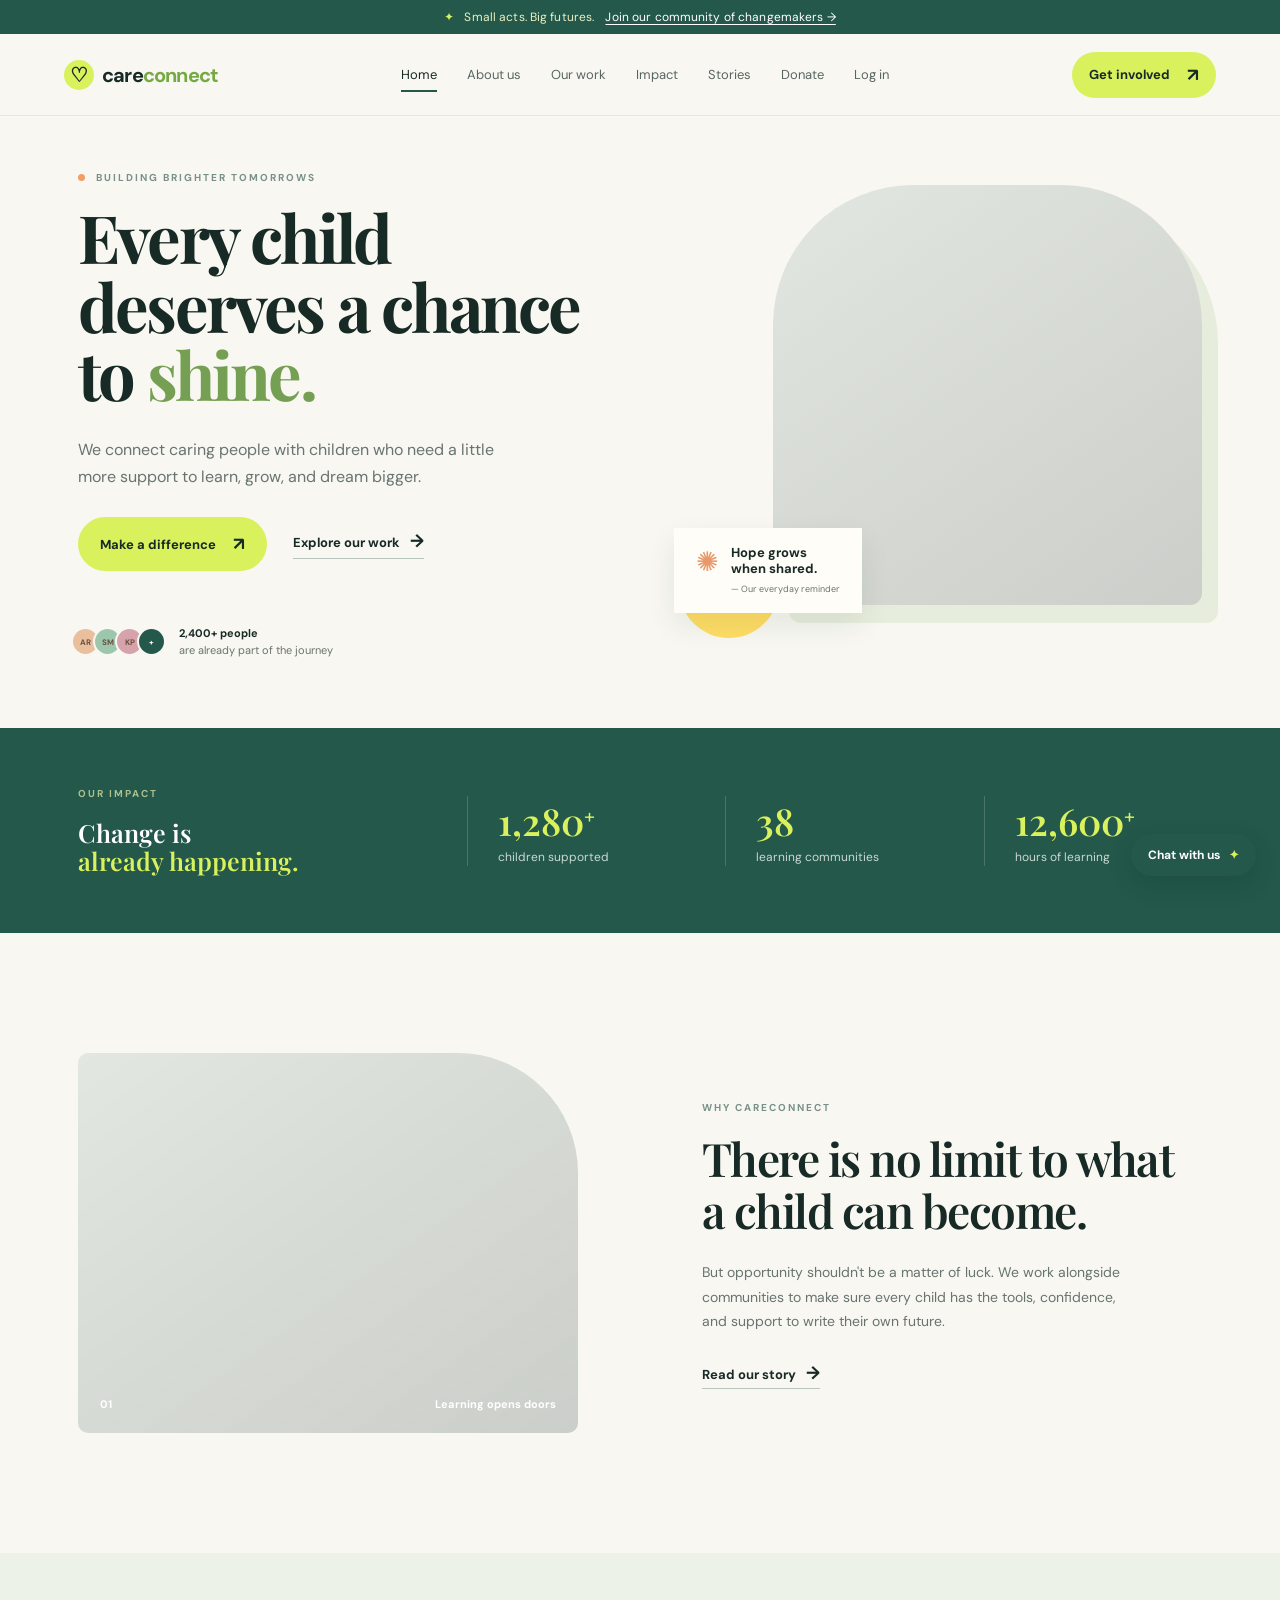
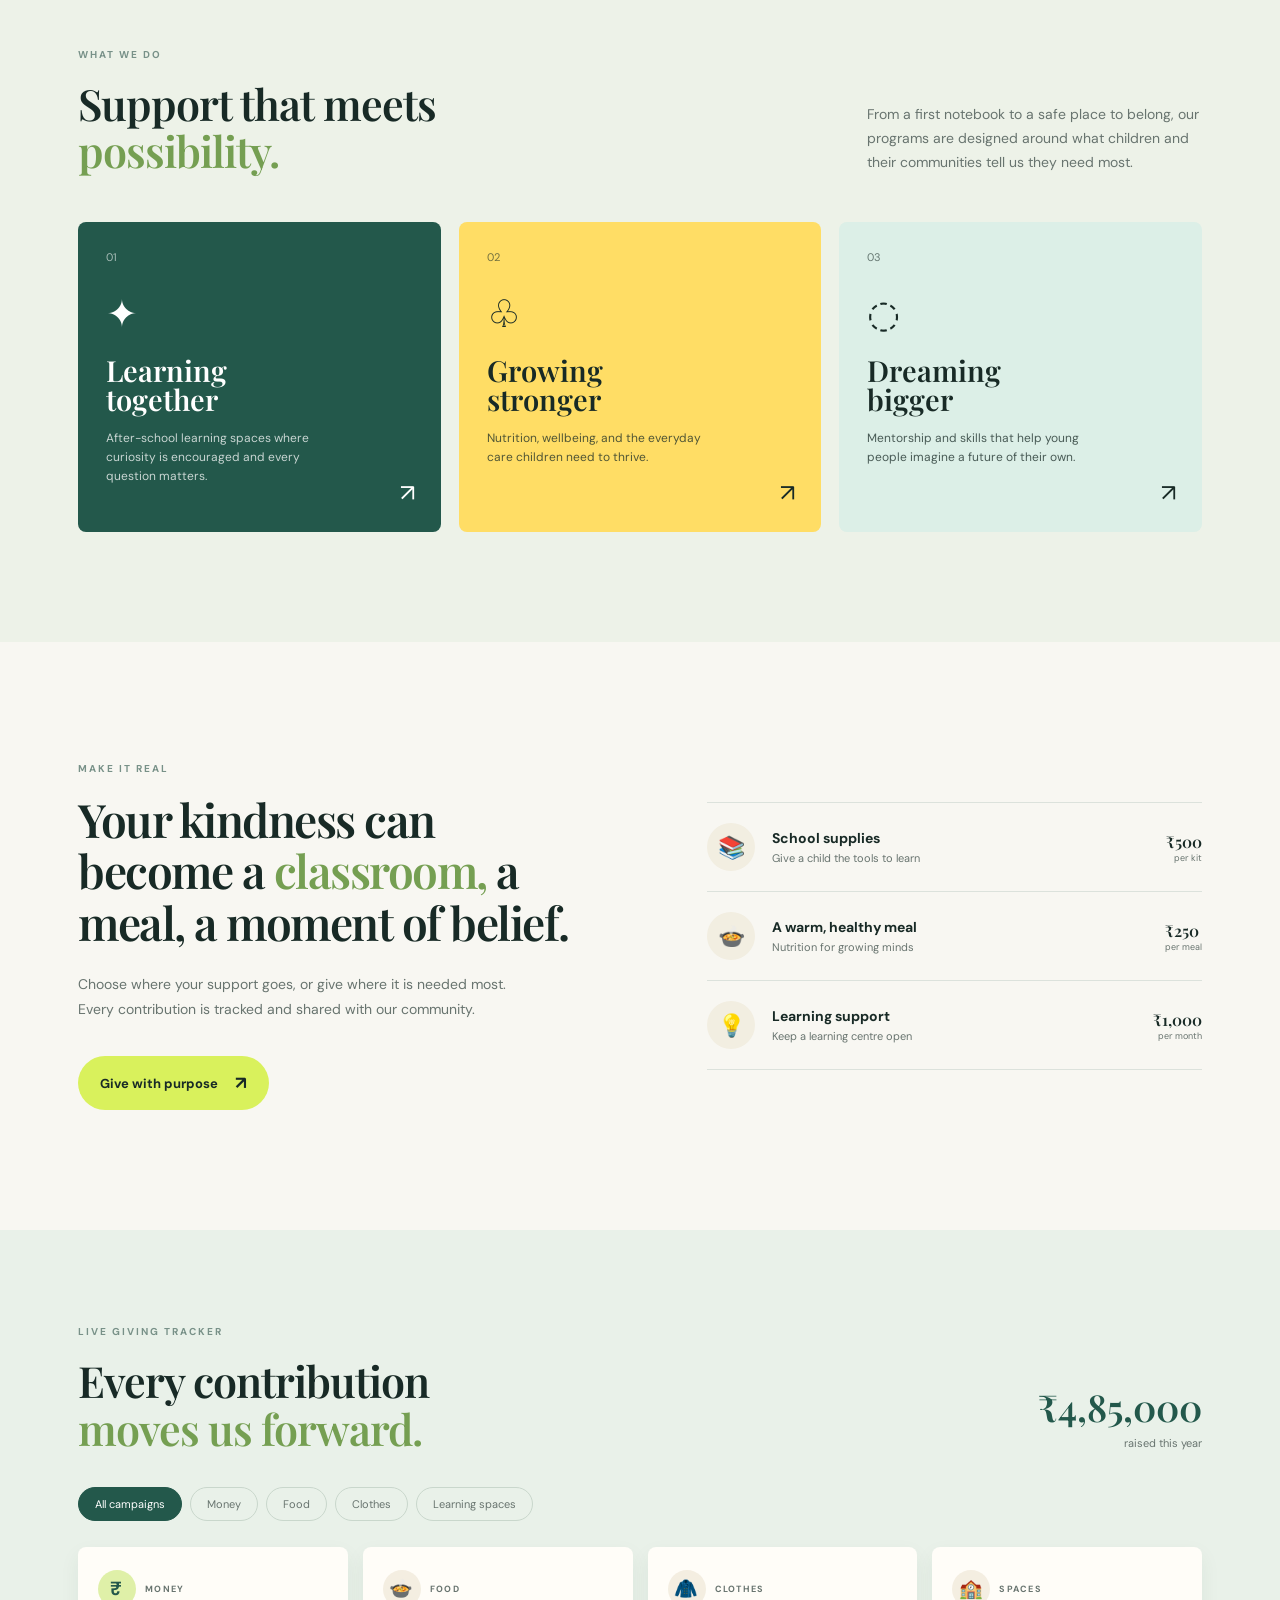
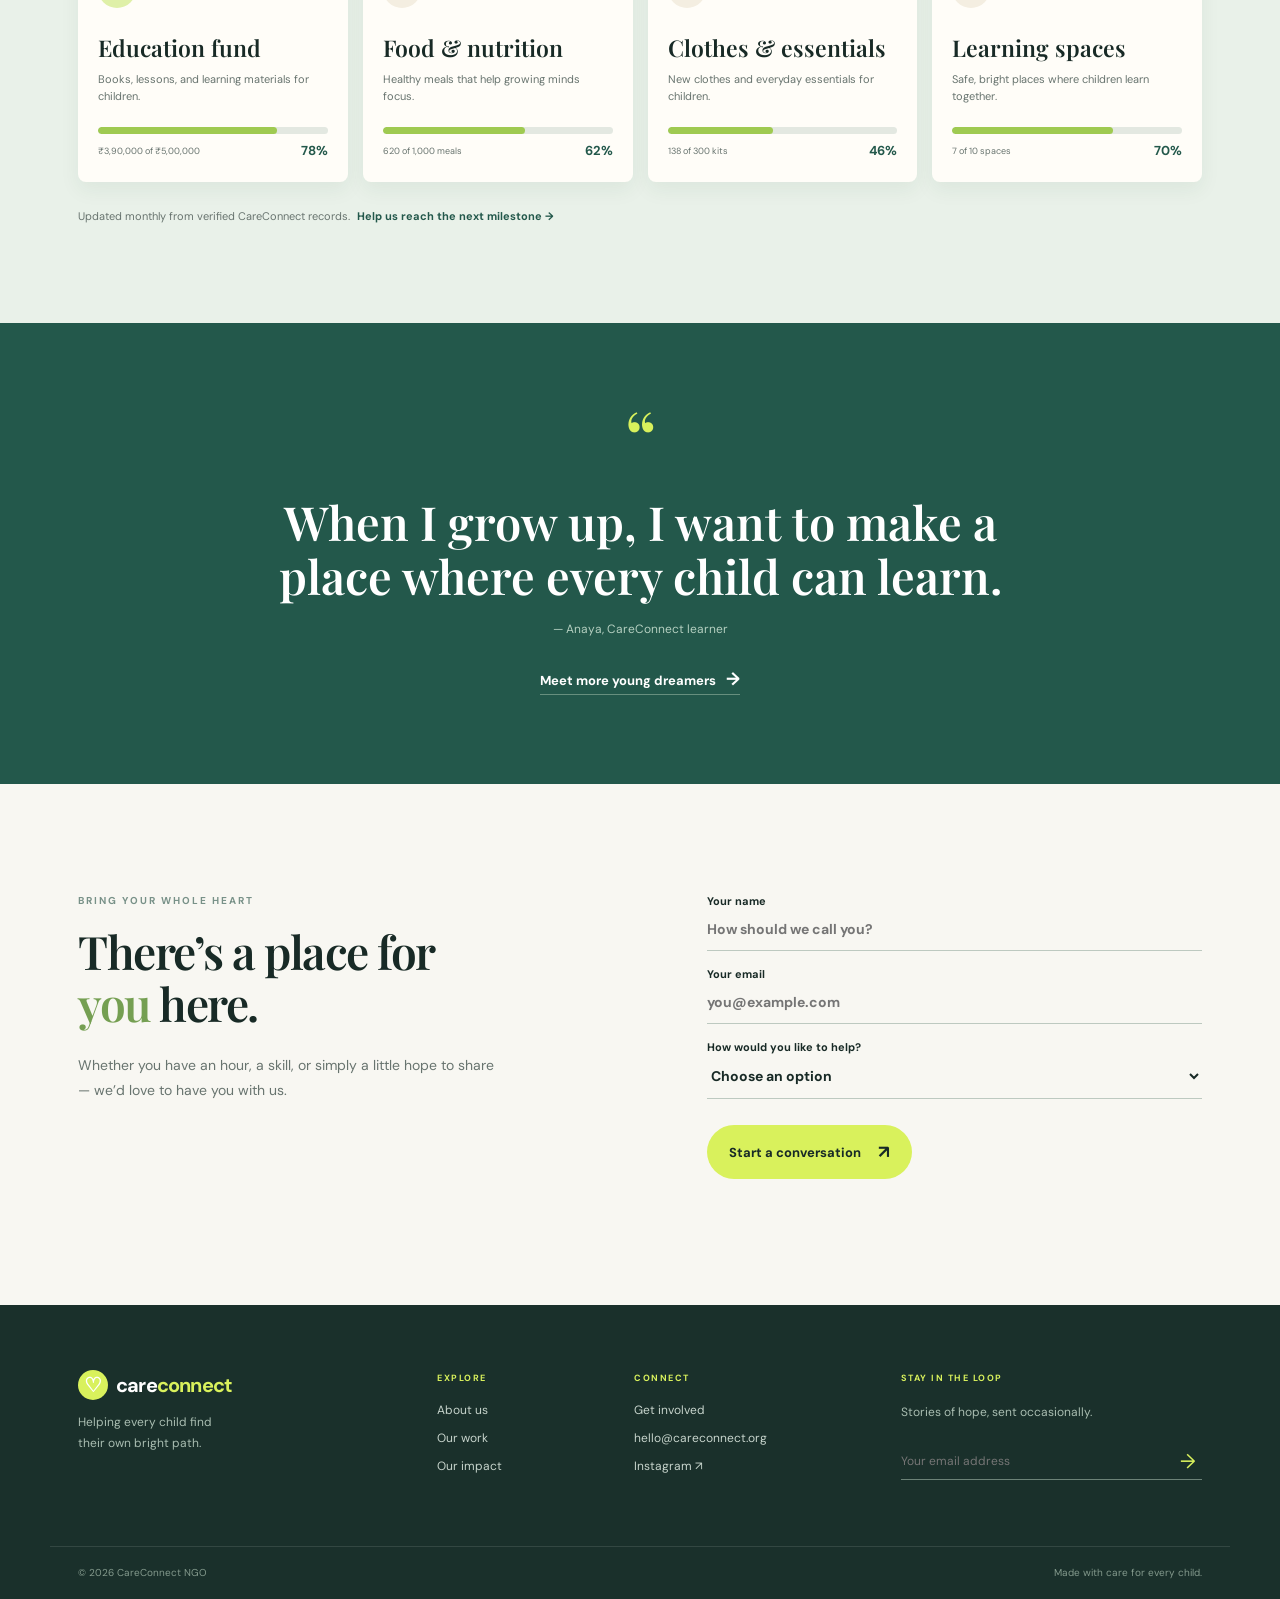
<file: index.html>
<!doctype html>
<html lang="en">
  <head>
    <meta charset="UTF-8" />
    <meta name="viewport" content="width=device-width, initial-scale=1.0" />
    <meta name="description" content="CareConnect helps every child learn, grow, and dream bigger." />
    <title>CareConnect NGO | Every child deserves a chance to shine</title>
    <link rel="preconnect" href="https://fonts.googleapis.com" />
    <link rel="preconnect" href="https://fonts.gstatic.com" crossorigin />
    <link href="https://fonts.googleapis.com/css2?family=DM+Sans:wght@400;500;600;700&family=Playfair+Display:wght@600;700&display=swap" rel="stylesheet" />
    <link rel="stylesheet" href="styles.css" />
  </head>
  <body>
    <div class="announcement"><span>✦</span> Small acts. Big futures. <a href="#get-involved">Join our community of changemakers →</a></div>
    <header class="site-header">
      <a class="brand" href="#home" aria-label="CareConnect home"><span class="brand-mark">♡</span><span>care<span>connect</span></span></a>
      <button class="menu-toggle" aria-label="Toggle navigation" aria-expanded="false">☰</button>
      <nav class="main-nav" aria-label="Primary navigation">
        <a class="active" href="#home">Home</a><a href="#about">About us</a><a href="#programs">Our work</a><a href="#impact">Impact</a><a href="#stories">Stories</a><a href="donation.html">Donate</a><a href="login.html">Log in</a>
      </nav>
      <a class="button button-small header-cta" href="#get-involved">Get involved <span>↗</span></a>
    </header>

    <main id="home">
      <section class="hero section-shell">
        <div class="hero-copy">
          <p class="eyebrow"><span class="eyebrow-dot"></span> Building brighter tomorrows</p>
          <h1>Every child deserves a chance to <em>shine.</em></h1>
          <p class="hero-lead">We connect caring people with children who need a little more support to learn, grow, and dream bigger.</p>
          <div class="hero-actions"><a class="button" href="#get-involved">Make a difference <span>↗</span></a><a class="text-link" href="#programs">Explore our work <span>→</span></a></div>
          <div class="trusted"><div class="avatar-stack"><span>AR</span><span>SM</span><span>KP</span><span>+</span></div><p><strong>2,400+ people</strong><br />are already part of the journey</p></div>
        </div>
        <div class="hero-visual">
          <div class="hero-image"></div>
          <div class="hero-note"><span class="note-icon">✺</span><div><strong>Hope grows<br />when shared.</strong><small>— Our everyday reminder</small></div></div>
          <div class="sun-shape"></div>
        </div>
      </section>

      <section class="impact-strip" id="impact">
        <div class="section-shell impact-grid">
          <div class="impact-intro"><p class="eyebrow">Our impact</p><h2>Change is<br /><em>already happening.</em></h2></div>
          <div class="stat"><strong>1,280<sup>+</sup></strong><span>children supported</span></div>
          <div class="stat"><strong>38</strong><span>learning communities</span></div>
          <div class="stat"><strong>12,600<sup>+</sup></strong><span>hours of learning</span></div>
        </div>
      </section>

      <section class="section-shell story-section" id="about">
        <div class="story-image image-card"><div class="image-caption"><span>01</span><span>Learning opens doors</span></div></div>
        <div class="story-copy"><p class="eyebrow">Why CareConnect</p><h2>There is no limit to what a child can become.</h2><p>But opportunity shouldn't be a matter of luck. We work alongside communities to make sure every child has the tools, confidence, and support to write their own future.</p><a class="text-link" href="#stories">Read our story <span>→</span></a></div>
      </section>

      <section class="programs-section" id="programs">
        <div class="section-shell">
          <div class="section-heading"><div><p class="eyebrow">What we do</p><h2>Support that meets<br /><em>possibility.</em></h2></div><p>From a first notebook to a safe place to belong, our programs are designed around what children and their communities tell us they need most.</p></div>
          <div class="program-grid">
            <article class="program-card featured"><div class="card-number">01</div><div class="program-icon">✦</div><h3>Learning<br />together</h3><p>After-school learning spaces where curiosity is encouraged and every question matters.</p><a href="#get-involved" aria-label="Learn about learning together">↗</a></article>
            <article class="program-card yellow"><div class="card-number">02</div><div class="program-icon">♧</div><h3>Growing<br />stronger</h3><p>Nutrition, wellbeing, and the everyday care children need to thrive.</p><a href="#get-involved" aria-label="Learn about growing stronger">↗</a></article>
            <article class="program-card mint"><div class="card-number">03</div><div class="program-icon">◌</div><h3>Dreaming<br />bigger</h3><p>Mentorship and skills that help young people imagine a future of their own.</p><a href="#get-involved" aria-label="Learn about dreaming bigger">↗</a></article>
          </div>
        </div>
      </section>

      <section class="section-shell needs-section" id="get-involved">
        <div class="needs-copy"><p class="eyebrow">Make it real</p><h2>Your kindness can become a <em>classroom,</em> a meal, a moment of belief.</h2><p>Choose where your support goes, or give where it is needed most. Every contribution is tracked and shared with our community.</p><button class="button" id="donateButton">Give with purpose <span>↗</span></button></div>
        <div class="needs-list">
          <div class="need-item"><span class="need-emoji">📚</span><div><h3>School supplies</h3><p>Give a child the tools to learn</p></div><strong>₹500 <small>per kit</small></strong></div>
          <div class="need-item"><span class="need-emoji">🍲</span><div><h3>A warm, healthy meal</h3><p>Nutrition for growing minds</p></div><strong>₹250 <small>per meal</small></strong></div>
          <div class="need-item"><span class="need-emoji">💡</span><div><h3>Learning support</h3><p>Keep a learning centre open</p></div><strong>₹1,000 <small>per month</small></strong></div>
        </div>
      </section>

      <section class="tracker-section" id="donation-tracker">
        <div class="section-shell">
          <div class="tracker-section-heading"><div><p class="eyebrow">Live giving tracker</p><h2>Every contribution<br /><em>moves us forward.</em></h2></div><div class="tracker-total-large"><strong>₹4,85,000</strong><span>raised this year</span></div></div>
          <div class="tracker-tabs" role="tablist" aria-label="Donation categories"><button class="tracker-tab active" data-category="all" role="tab">All campaigns</button><button class="tracker-tab" data-category="money" role="tab">Money</button><button class="tracker-tab" data-category="food" role="tab">Food</button><button class="tracker-tab" data-category="clothes" role="tab">Clothes</button><button class="tracker-tab" data-category="spaces" role="tab">Learning spaces</button></div>
          <div class="tracker-grid">
            <article class="tracker-card" data-category="money"><div class="tracker-card-top"><span class="tracker-card-icon money-icon">₹</span><span>Money</span></div><h3>Education fund</h3><p>Books, lessons, and learning materials for children.</p><div class="progress"><span style="width:78%"></span></div><div class="tracker-card-bottom"><small>₹3,90,000 of ₹5,00,000</small><strong>78%</strong></div></article>
            <article class="tracker-card" data-category="food"><div class="tracker-card-top"><span class="tracker-card-icon">🍲</span><span>Food</span></div><h3>Food & nutrition</h3><p>Healthy meals that help growing minds focus.</p><div class="progress"><span style="width:62%"></span></div><div class="tracker-card-bottom"><small>620 of 1,000 meals</small><strong>62%</strong></div></article>
            <article class="tracker-card" data-category="clothes"><div class="tracker-card-top"><span class="tracker-card-icon">🧥</span><span>Clothes</span></div><h3>Clothes & essentials</h3><p>New clothes and everyday essentials for children.</p><div class="progress"><span style="width:46%"></span></div><div class="tracker-card-bottom"><small>138 of 300 kits</small><strong>46%</strong></div></article>
            <article class="tracker-card" data-category="spaces"><div class="tracker-card-top"><span class="tracker-card-icon">🏫</span><span>Spaces</span></div><h3>Learning spaces</h3><p>Safe, bright places where children learn together.</p><div class="progress"><span style="width:70%"></span></div><div class="tracker-card-bottom"><small>7 of 10 spaces</small><strong>70%</strong></div></article>
          </div>
          <p class="tracker-note">Updated monthly from verified CareConnect records. <a href="#get-involved">Help us reach the next milestone →</a></p>
        </div>
      </section>

      <section class="quote-section" id="stories"><div class="section-shell quote-inner"><span class="quote-mark">“</span><blockquote>When I grow up, I want to make a place where every child can learn.</blockquote><p>— Anaya, CareConnect learner</p><a class="text-link light" href="#about">Meet more young dreamers <span>→</span></a></div></section>

      <section class="section-shell volunteer-section">
        <div><p class="eyebrow">Bring your whole heart</p><h2>There’s a place for <em>you</em> here.</h2><p>Whether you have an hour, a skill, or simply a little hope to share — we’d love to have you with us.</p></div>
        <form class="volunteer-form" id="volunteerForm"><label>Your name<input required type="text" placeholder="How should we call you?" /></label><label>Your email<input required type="email" placeholder="you@example.com" /></label><label>How would you like to help?<select required><option value="">Choose an option</option><option>Volunteer my time</option><option>Share a skill</option><option>Organise a fundraiser</option></select></label><button class="button" type="submit">Start a conversation <span>↗</span></button><p class="form-message" aria-live="polite"></p></form>
      </section>
    </main>

    <footer class="site-footer"><div class="section-shell footer-grid"><div><a class="brand brand-light" href="#home"><span class="brand-mark">♡</span><span>care<span>connect</span></span></a><p>Helping every child find<br />their own bright path.</p></div><div><p class="footer-label">Explore</p><a href="#about">About us</a><a href="#programs">Our work</a><a href="#impact">Our impact</a></div><div><p class="footer-label">Connect</p><a href="#get-involved">Get involved</a><a href="mailto:hello@careconnect.org">hello@careconnect.org</a><a href="#get-involved">Instagram ↗</a></div><div class="footer-signup"><p class="footer-label">Stay in the loop</p><p>Stories of hope, sent occasionally.</p><div class="email-input"><input type="email" placeholder="Your email address" aria-label="Email address" /><button aria-label="Subscribe">→</button></div></div></div><div class="section-shell footer-bottom"><span>© 2026 CareConnect NGO</span><span>Made with care for every child.</span></div></footer>

    <div class="modal" id="donateModal" aria-hidden="true"><div class="modal-panel" role="dialog" aria-modal="true" aria-labelledby="donateTitle"><button class="modal-close" id="closeModal" aria-label="Close donation form">×</button><p class="eyebrow">Give with purpose</p><h2 id="donateTitle">Your gift creates possibility.</h2><p>Choose what you would like to support.</p><label>Donation type<select id="donationType"><option>Money donation</option><option>Food donation</option><option>Clothes donation</option><option>Learning space donation</option></select></label><div class="amounts"><button>₹500</button><button class="selected">₹1,000</button><button>₹2,500</button><button>₹5,000</button></div><label>Email address<input type="email" placeholder="you@example.com" /></label><button class="button modal-submit">Continue securely <span>↗</span></button><small>Your donation will be processed securely.</small></div></div>
    <div class="chat-widget">
      <button class="chat-toggle" id="chatToggle" type="button" aria-expanded="false" aria-controls="chatPanel">Chat with us <span>✦</span></button>
      <section class="chat-panel" id="chatPanel" aria-label="CareConnect helper chat">
        <div class="chat-heading"><div><strong>CareConnect helper</strong><small>Simple answers, anytime</small></div></div>
        <div class="chat-messages" id="chatMessages"><p class="chat-message bot">Hi! Ask me about donations, privacy, volunteering, or your profile.</p></div>
        <form class="chat-form" id="chatForm"><input id="chatInput" type="text" placeholder="Ask a question..." aria-label="Ask a question" autocomplete="off" /><button type="submit" aria-label="Send message">→</button></form>
      </section>
    </div>
    <script src="chatbot.js"></script>
    <script src="script.js"></script>
  </body>
</html>
</file>
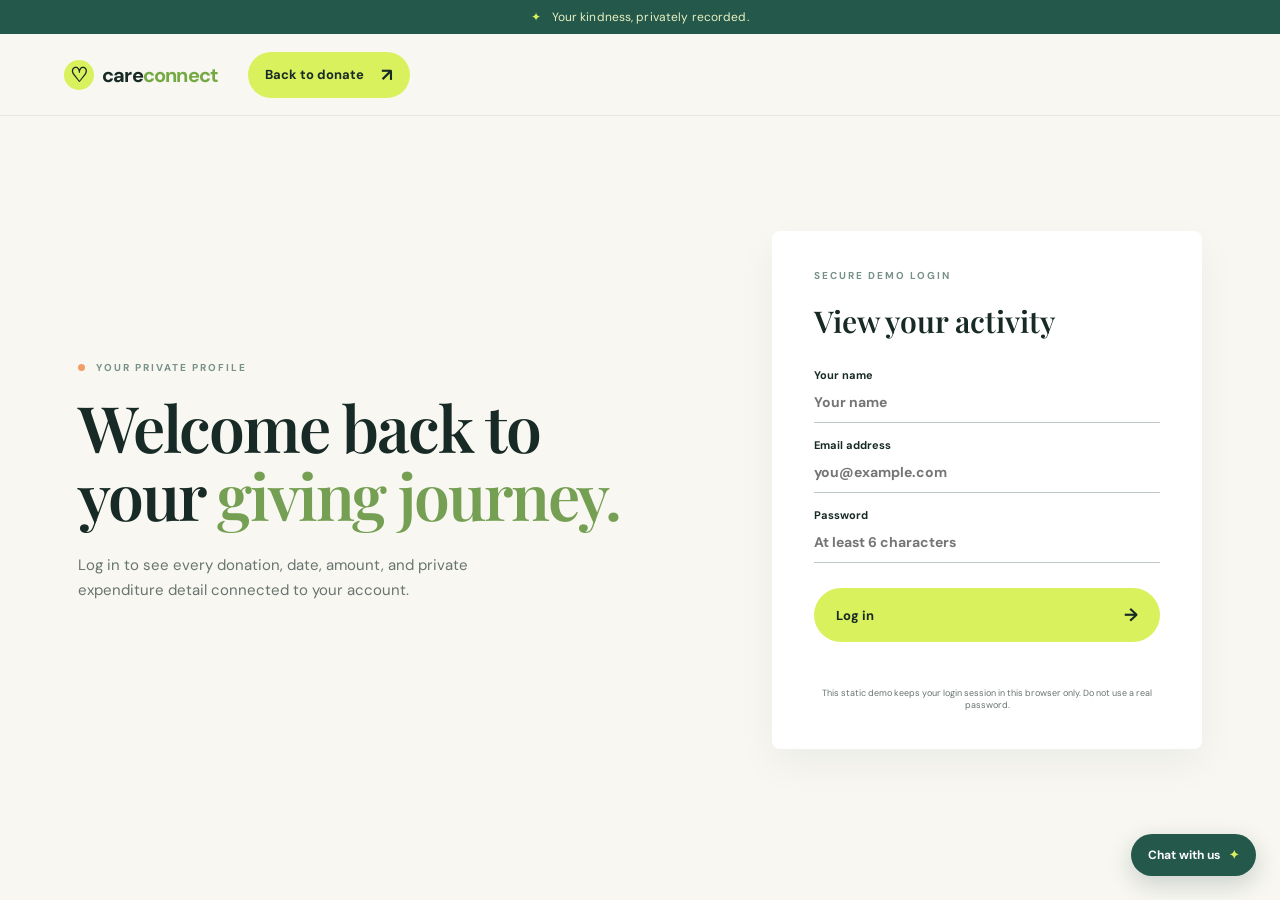
<file: login.html>
<!doctype html>
<html lang="en">
  <head>
    <meta charset="UTF-8" />
    <meta name="viewport" content="width=device-width, initial-scale=1.0" />
    <meta name="description" content="Log in to view your private CareConnect activity." />
    <title>Log in | CareConnect NGO</title>
    <link rel="preconnect" href="https://fonts.googleapis.com" />
    <link rel="preconnect" href="https://fonts.gstatic.com" crossorigin />
    <link href="https://fonts.googleapis.com/css2?family=DM+Sans:wght@400;500;600;700&family=Playfair+Display:wght@600;700&display=swap" rel="stylesheet" />
    <link rel="stylesheet" href="styles.css" />
  </head>
  <body class="login-page">
    <div class="announcement"><span>✦</span> Your kindness, privately recorded.</div>
    <header class="site-header">
      <a class="brand" href="index.html#home" aria-label="CareConnect home"><span class="brand-mark">♡</span><span>care<span>connect</span></span></a>
      <a class="button button-small header-cta" href="donation.html">Back to donate <span>↗</span></a>
    </header>
    <main class="login-shell section-shell">
      <section class="login-intro">
        <p class="eyebrow"><span class="eyebrow-dot"></span> Your private profile</p>
        <h1>Welcome back to your <em>giving journey.</em></h1>
        <p>Log in to see every donation, date, amount, and private expenditure detail connected to your account.</p>
      </section>
      <form class="login-card" id="loginForm">
        <p class="eyebrow">Secure demo login</p>
        <h2>View your activity</h2>
        <label>Your name<input id="loginName" required type="text" placeholder="Your name" autocomplete="name" /></label>
        <label>Email address<input id="loginEmail" required type="email" placeholder="you@example.com" autocomplete="email" /></label>
        <label>Password<input id="loginPassword" required type="password" minlength="6" placeholder="At least 6 characters" autocomplete="current-password" /></label>
        <button class="button" type="submit">Log in <span>→</span></button>
        <p class="login-message" id="loginMessage" aria-live="polite"></p>
        <small class="secure-note">This static demo keeps your login session in this browser only. Do not use a real password.</small>
      </form>
    </main>
    <div class="chat-widget">
      <button class="chat-toggle" id="chatToggle" type="button" aria-expanded="false" aria-controls="chatPanel">Chat with us <span>✦</span></button>
      <section class="chat-panel" id="chatPanel" aria-label="CareConnect helper chat">
        <div class="chat-heading"><div><strong>CareConnect helper</strong><small>Simple answers, anytime</small></div></div>
        <div class="chat-messages" id="chatMessages"><p class="chat-message bot">Hi! Ask me about donations, privacy, volunteering, or your profile.</p></div>
        <form class="chat-form" id="chatForm"><input id="chatInput" type="text" placeholder="Ask a question..." aria-label="Ask a question" autocomplete="off" /><button type="submit" aria-label="Send message">→</button></form>
      </section>
    </div>
    <script src="chatbot.js"></script>
    <script src="auth.js"></script>
  </body>
</html>
</file>
<file: styles.css>
:root{--ink:#182a26;--muted:#68746f;--cream:#f8f7f2;--paper:#fffdf8;--green:#23584b;--lime:#d9f15c;--yellow:#ffdd65;--mint:#dcefe7;--line:#dce2dc}*{box-sizing:border-box}html{scroll-behavior:smooth}body{margin:0;color:var(--ink);background:var(--cream);font-family:"DM Sans",sans-serif}a{text-decoration:none;color:inherit}button,input,select{font:inherit}.announcement{background:var(--green);color:#e9f1c2;text-align:center;padding:9px 20px;font-size:12px;letter-spacing:.01em}.announcement span{color:var(--lime);margin-right:7px}.announcement a{color:white;margin-left:8px;text-decoration:underline;text-underline-offset:3px}.site-header{height:82px;display:flex;align-items:center;gap:30px;padding:0 max(5vw,28px);background:var(--cream);position:sticky;top:0;z-index:10;border-bottom:1px solid rgba(24,42,38,.08)}.brand{display:flex;align-items:center;gap:8px;font-weight:700;font-size:20px;letter-spacing:-.8px}.brand>span:last-child>span{color:#75a943}.brand-mark{display:grid;place-items:center;background:var(--lime);border-radius:50%;height:30px;width:30px;font-size:20px;line-height:1}.main-nav{display:flex;gap:30px;margin:auto;font-size:13px;color:#596660}.main-nav a{padding:30px 0;position:relative}.main-nav a.active,.main-nav a:hover{color:var(--ink)}.main-nav a.active:after{content:"";position:absolute;bottom:21px;left:0;right:0;height:2px;background:var(--green)}.button{border:0;border-radius:30px;background:var(--lime);color:var(--ink);padding:15px 22px;display:inline-flex;align-items:center;gap:17px;font-weight:700;font-size:13px;cursor:pointer;transition:.2s}.button:hover{transform:translateY(-2px);filter:brightness(.97)}.button span{font-size:18px}.button-small{padding:11px 17px}.menu-toggle{display:none;background:none;border:0;font-size:24px}.section-shell{max-width:1180px;margin:auto;padding-left:28px;padding-right:28px}.hero{min-height:585px;display:grid;grid-template-columns:1fr 1fr;align-items:center;gap:7%;padding-top:55px;padding-bottom:70px}.eyebrow{text-transform:uppercase;letter-spacing:2px;font-size:10px;font-weight:700;color:#789188;margin:0 0 19px}.eyebrow-dot{display:inline-block;width:7px;height:7px;border-radius:50%;background:#f39d69;margin-right:7px}.hero h1{font:700 clamp(45px,5.2vw,72px)/1.03 "Playfair Display",serif;letter-spacing:-2.8px;margin:0;max-width:600px}.hero h1 em,.section-heading em,.story-copy em,.needs-copy em,.volunteer-section em{color:#759f52;font-style:normal}.hero-lead{font-size:16px;line-height:1.7;color:var(--muted);max-width:430px;margin:27px 0}.hero-actions{display:flex;align-items:center;gap:26px}.text-link{font-weight:700;font-size:13px;border-bottom:1px solid #b8c5bd;padding-bottom:5px}.text-link span{font-size:18px;margin-left:7px}.trusted{display:flex;align-items:center;margin-top:54px;gap:13px}.trusted p{font-size:11px;line-height:1.5;color:var(--muted);margin:0}.trusted strong{color:var(--ink)}.avatar-stack{display:flex}.avatar-stack span{display:grid;place-items:center;border:2px solid var(--cream);margin-left:-7px;width:29px;height:29px;border-radius:50%;font-size:8px;font-weight:700;background:#eabf9e;color:#694f3f}.avatar-stack span:nth-child(2){background:#9cc7ad}.avatar-stack span:nth-child(3){background:#d6a2ac}.avatar-stack span:last-child{background:var(--green);color:white}.hero-visual{height:460px;position:relative}.hero-image,.image-card{background:linear-gradient(145deg,rgba(35,88,75,.1),rgba(24,42,38,.2)),url("https://images.unsplash.com/photo-1542810634-71277d95dcbb?auto=format&fit=crop&w=900&q=85") center/cover}.hero-image{height:420px;width:82%;margin-left:auto;border-radius:140px 140px 12px 12px;box-shadow:16px 18px 0 #e7eddc}.sun-shape{position:absolute;width:100px;height:100px;border-radius:50%;background:var(--yellow);bottom:7px;left:0;z-index:-1}.hero-note{position:absolute;bottom:32px;left:-5px;background:var(--paper);padding:17px 22px;display:flex;gap:12px;box-shadow:0 12px 30px #1a312015;font-size:13px;line-height:1.25}.note-icon{font-size:27px;color:#e89869}.hero-note small{display:block;color:var(--muted);font-size:9px;margin-top:7px}.impact-strip{background:var(--green);color:white}.impact-grid{min-height:205px;display:grid;grid-template-columns:1.6fr 1fr 1fr 1fr;align-items:center;gap:40px}.impact-intro .eyebrow{color:#aec08f}.impact-intro h2{font:600 25px/1.1 "Playfair Display",serif;margin:0}.impact-intro em{color:var(--lime);font-style:normal}.stat{border-left:1px solid #ffffff2b;padding-left:30px}.stat strong{display:block;font:600 37px "Playfair Display",serif;color:var(--lime)}.stat sup{font:20px "DM Sans"}.stat span{font-size:12px;color:#cad8d0}.story-section{display:grid;grid-template-columns:1fr 1fr;gap:11%;align-items:center;padding-top:120px;padding-bottom:120px}.image-card{height:380px;border-radius:10px 120px 10px 10px;position:relative}.image-caption{position:absolute;bottom:22px;left:22px;right:22px;display:flex;justify-content:space-between;color:white;font-size:11px;font-weight:700}.story-copy h2,.needs-copy h2,.volunteer-section h2{font:600 clamp(32px,3.6vw,49px)/1.12 "Playfair Display",serif;letter-spacing:-1.5px;margin:0 0 24px}.story-copy>p:not(.eyebrow),.needs-copy>p:not(.eyebrow),.volunteer-section>div>p:not(.eyebrow){color:var(--muted);line-height:1.75;font-size:14px;max-width:430px;margin:0 0 27px}.programs-section{background:#edf2e8;padding:95px 0 110px}.section-heading{display:flex;justify-content:space-between;align-items:end;margin-bottom:47px}.section-heading h2{font:600 43px/1.1 "Playfair Display",serif;margin:0;letter-spacing:-1px}.section-heading>p{color:var(--muted);font-size:14px;line-height:1.7;max-width:335px;margin:0}.program-grid{display:grid;grid-template-columns:repeat(3,1fr);gap:18px}.program-card{min-height:310px;padding:28px;border-radius:8px;position:relative}.program-card.featured{background:var(--green);color:white}.program-card.yellow{background:var(--yellow)}.program-card.mint{background:var(--mint)}.card-number{font-size:11px;opacity:.6}.program-icon{font-size:38px;margin:25px 0 17px}.program-card h3{font:600 29px/1.02 "Playfair Display",serif;margin:0 0 14px}.program-card p{font-size:12px;line-height:1.6;max-width:220px;opacity:.75}.program-card>a{position:absolute;right:26px;bottom:24px;font-size:24px}.needs-section{display:grid;grid-template-columns:1fr 1fr;gap:12%;padding-top:120px;padding-bottom:120px;align-items:center}.needs-copy h2{max-width:500px}.needs-copy .button{margin-top:8px}.needs-list{border-top:1px solid var(--line)}.need-item{display:flex;align-items:center;gap:17px;border-bottom:1px solid var(--line);padding:20px 0}.need-emoji{display:grid;place-items:center;background:#f2eee1;border-radius:50%;height:48px;width:48px;font-size:22px}.need-item h3{font-size:14px;margin:0 0 4px}.need-item p{font-size:11px;color:var(--muted);margin:0}.need-item strong{margin-left:auto;font:600 16px "Playfair Display",serif}.need-item small{display:block;font:400 9px "DM Sans";color:var(--muted);text-align:right}.quote-section{background:var(--green);color:white;text-align:center}.quote-inner{padding-top:90px;padding-bottom:93px}.quote-mark{font:80px "Playfair Display",serif;color:var(--lime);line-height:.6}.quote-inner blockquote{font:600 clamp(28px,4vw,47px)/1.15 "Playfair Display",serif;max-width:740px;margin:20px auto 18px}.quote-inner p{color:#b4cfc0;font-size:12px;margin-bottom:30px}.text-link.light{color:white;border-color:#678f7e}.volunteer-section{display:grid;grid-template-columns:1fr 1fr;gap:12%;padding-top:110px;padding-bottom:110px}.volunteer-section>div h2{max-width:390px}.volunteer-form{display:grid;gap:16px}.volunteer-form label,.modal-panel label{font-size:11px;font-weight:700}.volunteer-form input,.volunteer-form select,.modal-panel input{display:block;width:100%;border:0;border-bottom:1px solid #bdc9c0;background:transparent;padding:12px 0;color:var(--ink);outline:0;font-size:14px}.volunteer-form input:focus,.volunteer-form select:focus,.modal-panel input:focus{border-color:var(--green)}.volunteer-form .button{justify-self:start;margin-top:10px}.form-message{font-size:12px;color:var(--green);margin:0}.site-footer{background:#1a302b;color:#e8f0ea;padding-top:65px}.footer-grid{display:grid;grid-template-columns:1.4fr .7fr 1fr 1.3fr;gap:35px;padding-bottom:60px}.brand-light{color:white}.brand-light>span:last-child>span{color:var(--lime)}.footer-grid>div>p:not(.footer-label){color:#a9bdb1;font-size:12px;line-height:1.7}.footer-label{text-transform:uppercase;letter-spacing:1.5px;font-weight:700;color:var(--lime);font-size:9px;margin:2px 0 18px}.footer-grid a:not(.brand){display:block;font-size:12px;color:#c7d4cc;margin:0 0 12px}.email-input{border-bottom:1px solid #6c8277;display:flex;margin-top:20px}.email-input input{background:transparent;border:0;outline:0;color:white;padding:10px 0;font-size:12px;flex:1}.email-input button{border:0;background:none;color:var(--lime);font-size:20px}.footer-bottom{border-top:1px solid #ffffff1c;display:flex;justify-content:space-between;padding-top:19px;padding-bottom:20px;font-size:10px;color:#849a8d}.modal{position:fixed;inset:0;background:#0b211dcc;display:grid;place-items:center;padding:20px;z-index:20;opacity:0;pointer-events:none;transition:.2s}.modal.open{opacity:1;pointer-events:auto}.modal-panel{background:var(--paper);width:min(100%,430px);padding:40px;position:relative}.modal-panel h2{font:600 34px "Playfair Display",serif;margin:0 0 10px}.modal-panel>p:not(.eyebrow){font-size:13px;color:var(--muted);margin-bottom:24px}.modal-close{position:absolute;right:18px;top:14px;border:0;background:none;font-size:26px;color:var(--muted);cursor:pointer}.amounts{display:grid;grid-template-columns:repeat(4,1fr);gap:7px;margin-bottom:25px}.amounts button{border:1px solid var(--line);background:none;padding:10px 4px;font-size:12px;cursor:pointer}.amounts button.selected,.amounts button:hover{background:var(--green);border-color:var(--green);color:white}.modal-submit{margin-top:25px;width:100%;justify-content:space-between}.modal-panel small{display:block;color:var(--muted);font-size:10px;text-align:center;margin-top:13px}
.tracker-section{background:#e9f1e9;padding:95px 0 100px}.tracker-section-heading{display:flex;justify-content:space-between;align-items:end;margin-bottom:35px}.tracker-section-heading h2{font:600 43px/1.1 "Playfair Display",serif;margin:0;letter-spacing:-1px}.tracker-section-heading em{color:#759f52;font-style:normal}.tracker-total-large{text-align:right}.tracker-total-large strong{display:block;font:600 37px "Playfair Display",serif;color:var(--green)}.tracker-total-large span{font-size:11px;color:var(--muted)}.tracker-tabs{display:flex;gap:8px;margin-bottom:22px;overflow:auto;padding-bottom:4px}.tracker-tab{border:1px solid #c9d7cc;border-radius:20px;background:transparent;padding:9px 16px;color:var(--muted);font-size:11px;cursor:pointer;white-space:nowrap}.tracker-tab.active,.tracker-tab:hover{background:var(--green);border-color:var(--green);color:white}.tracker-grid{display:grid;grid-template-columns:repeat(4,1fr);gap:15px}.tracker-card{background:var(--paper);border-radius:8px;padding:23px 20px;min-height:235px;display:flex;flex-direction:column;box-shadow:0 8px 20px #214f3510}.tracker-card.hidden{display:none}.tracker-card-top{display:flex;align-items:center;gap:9px;text-transform:uppercase;letter-spacing:1.3px;font-size:9px;color:var(--muted);font-weight:700}.tracker-card-icon{display:grid;place-items:center;width:38px;height:38px;border-radius:50%;background:#f4eee1;font-size:19px}.money-icon{background:#dff0a8;color:var(--green);font-weight:700}.tracker-card h3{font:600 23px "Playfair Display",serif;margin:24px 0 8px}.tracker-card p{color:var(--muted);font-size:11px;line-height:1.55;margin:0 0 22px}.progress{height:7px;background:#e3e8e1;border-radius:4px;margin-top:auto;margin-bottom:8px;overflow:hidden}.progress span{display:block;height:100%;border-radius:4px;background:#9fca51}.tracker-card-bottom{display:flex;justify-content:space-between;align-items:center}.tracker-card-bottom small{font-size:9px;color:var(--muted)}.tracker-card-bottom strong{font-size:13px;color:var(--green)}.tracker-note{color:var(--muted);font-size:11px;margin:27px 0 0}.tracker-note a{color:var(--green);font-weight:700;margin-left:4px}.modal-panel select{display:block;width:100%;border:0;border-bottom:1px solid #bdc9c0;background:transparent;padding:12px 0;color:var(--ink);outline:0;font-size:14px;margin-bottom:20px}
@media(max-width:760px){.announcement{font-size:10px}.site-header{height:68px;padding:0 20px}.menu-toggle{display:block;margin-left:auto}.main-nav{display:none;position:absolute;top:68px;left:0;right:0;background:var(--cream);padding:10px 20px 20px;flex-direction:column;gap:0;box-shadow:0 12px 20px #112d1a15}.main-nav.open{display:flex}.main-nav a{padding:13px 0}.main-nav a.active:after{bottom:5px}.header-cta{display:none}.hero{grid-template-columns:1fr;padding-top:62px}.hero h1{font-size:50px}.hero-visual{height:360px;margin-top:20px}.hero-image{height:330px}.impact-grid{grid-template-columns:1fr 1fr;padding-top:48px;padding-bottom:48px;gap:30px 15px}.impact-intro{grid-column:span 2}.stat{padding-left:15px}.stat strong{font-size:29px}.story-section,.needs-section,.volunteer-section{grid-template-columns:1fr;gap:45px;padding-top:80px;padding-bottom:80px}.image-card{height:320px}.section-heading{display:block}.section-heading h2{font-size:37px;margin-bottom:25px}.programs-section{padding:75px 0}.program-grid{grid-template-columns:1fr}.program-card{min-height:270px}.footer-grid{grid-template-columns:1fr 1fr;gap:28px;padding-bottom:40px}.footer-signup{grid-column:span 2}.footer-bottom{display:block}.footer-bottom span{display:block;margin-bottom:8px}.needs-copy h2{font-size:37px}.volunteer-section>div h2{font-size:38px}.modal-panel{padding:30px 24px}.amounts{gap:4px}}
.donation-hero{display:grid;grid-template-columns:1fr 330px;gap:12%;align-items:center;padding-top:85px;padding-bottom:75px}.donation-hero h1{font:600 clamp(43px,5vw,65px)/1.05 "Playfair Display",serif;letter-spacing:-2px;max-width:650px;margin:0}.donation-hero h1 em{color:#759f52;font-style:normal}.donation-hero>div>p:not(.eyebrow){color:var(--muted);line-height:1.7;font-size:15px;max-width:480px;margin-top:25px}.donation-hero-art{height:270px;background:var(--yellow);border-radius:150px 10px 150px 10px;display:grid;place-items:center;position:relative;transform:rotate(3deg)}.donation-hero-art span{font:700 120px "Playfair Display",serif;color:var(--green);opacity:.18}.donation-hero-art p{position:absolute;font:600 27px/1.05 "Playfair Display",serif;transform:rotate(-3deg);left:42px;bottom:35px;margin:0}.donation-hero-art em{color:#759f52;font-style:normal}.donation-content{display:grid;grid-template-columns:1.1fr .9fr;gap:75px;padding-bottom:115px}.donation-form{background:white;padding:38px 42px;border-radius:8px}.donation-form h2,.donor-panel h2{font:600 30px "Playfair Display",serif;margin:0 0 27px}.donation-type-grid{display:grid;grid-template-columns:repeat(4,1fr);gap:8px;margin-bottom:22px}.donation-type{border:1px solid var(--line);padding:13px 9px;cursor:pointer;display:flex;flex-direction:column;gap:5px}.donation-type.selected,.donation-type:hover{border-color:var(--green);background:#f0f6e5}.donation-type input{display:none}.donation-type span{font-size:21px}.donation-type strong{font-size:11px}.donation-type small{color:var(--muted);font-size:9px}.donation-amounts{display:grid;grid-template-columns:repeat(4,1fr);gap:7px;margin:15px 0 22px}.donation-amounts button{border:1px solid var(--line);background:transparent;padding:11px 4px;cursor:pointer;font-size:12px}.donation-amounts button.selected,.donation-amounts button:hover{background:var(--green);border-color:var(--green);color:white}.donation-form>label:not(.privacy-check){font-size:11px;font-weight:700;display:block;margin-top:15px}.donation-form input[type=text],.donation-form input[type=email],.donation-form input[type=number]{display:block;width:100%;border:0;border-bottom:1px solid #bdc9c0;background:transparent;padding:11px 0;outline:0;font-size:14px}.privacy-check{font-size:11px;color:var(--muted);display:flex;align-items:center;gap:8px;margin:23px 0}.privacy-check input{accent-color:var(--green)}.donation-form .button{width:100%;justify-content:space-between}.donation-message{font-size:12px;color:var(--green);margin:14px 0 0}.secure-note{display:block;text-align:center;color:var(--muted);font-size:9px;margin-top:13px}.donor-panel{background:var(--green);color:white;padding:35px 35px;border-radius:8px;height:max-content}.donor-panel-heading{display:flex;align-items:start;justify-content:space-between}.donor-panel .eyebrow{color:#b6cc97}.donor-panel h2{margin-bottom:0}.donor-panel-heading>span{background:var(--lime);color:var(--ink);border-radius:20px;padding:7px 10px;font-size:10px;font-weight:700}.donor-intro{color:#bdd2c5;font-size:12px;line-height:1.6;margin:21px 0 24px}.donor-list{border-top:1px solid #ffffff30}.donor-row{display:flex;align-items:center;gap:11px;padding:14px 0;border-bottom:1px solid #ffffff20}.donor-avatar{display:grid;place-items:center;width:34px;height:34px;border-radius:50%;background:#eabf9e;color:#694f3f;font-size:10px;font-weight:700}.avatar-blue{background:#9cc7ad}.avatar-pink{background:#d6a2ac}.avatar-yellow{background:#f2d77c}.avatar-mint{background:#b5ded0}.donor-row div{flex:1}.donor-row strong,.donor-row small{display:block}.donor-row strong{font-size:11px}.donor-row small{color:#b7cec1;font-size:9px;margin-top:3px}.donor-row b{font:600 14px "Playfair Display",serif;color:var(--lime)}.donor-privacy{color:#9ebbb0;font-size:9px;line-height:1.5;margin:22px 0 0}
@media(max-width:760px){.tracker-section{padding:75px 0 80px}.tracker-section-heading{display:block}.tracker-section-heading h2{font-size:37px;margin-bottom:25px}.tracker-total-large{text-align:left}.tracker-total-large strong{font-size:30px}.tracker-grid{grid-template-columns:1fr}.tracker-card{min-height:210px}}
@media(max-width:760px){.donation-hero{grid-template-columns:1fr;padding-top:60px;padding-bottom:55px;gap:40px}.donation-hero-art{height:220px}.donation-content{grid-template-columns:1fr;gap:35px;padding-bottom:80px}.donation-form{padding:28px 22px}.donation-type-grid{grid-template-columns:repeat(2,1fr)}.donor-panel{padding:28px 22px}}
.donor-full-list{border:0;background:transparent;color:var(--lime);padding:18px 0 0;font-size:11px;font-weight:700;cursor:pointer}.donor-full-list span{font-size:17px;margin-left:6px}.donor-full-list:hover{text-decoration:underline;text-underline-offset:4px}.donor-modal{display:none;position:fixed;inset:0;z-index:30;background:#102d2688;padding:25px;align-items:center;justify-content:center}.donor-modal.open{display:flex}.donor-modal-panel{position:relative;width:min(100%,520px);max-height:min(90vh,700px);overflow:auto;background:var(--paper);color:var(--ink);padding:38px;border-radius:8px;box-shadow:0 20px 60px #102d2640}.donor-modal-panel h2{font:600 30px "Playfair Display",serif;margin:0 0 9px}.donor-modal-intro{color:var(--muted);font-size:12px;line-height:1.6;margin:0 0 22px}.donor-modal-panel .donor-list{border-top-color:var(--line)}.donor-modal-panel .donor-row{border-bottom-color:var(--line)}.donor-modal-panel .donor-row small{color:var(--muted)}.donor-modal-panel .donor-row b{color:var(--green)}.donor-modal-close{position:absolute;top:14px;right:17px;border:0;background:transparent;color:var(--ink);font-size:28px;line-height:1;cursor:pointer}.donor-modal-close:hover{color:var(--green)}@media(max-width:760px){.donor-modal{padding:15px}.donor-modal-panel{padding:32px 22px 24px}}
.payment-modal{display:none;position:fixed;inset:0;z-index:31;background:#102d2688;padding:25px;align-items:center;justify-content:center}.payment-modal.open{display:flex}.payment-panel{position:relative;width:min(100%,520px);max-height:90vh;overflow:auto;background:var(--paper);color:var(--ink);padding:38px;border-radius:8px;box-shadow:0 20px 60px #102d2640}.payment-panel h2{font:600 30px "Playfair Display",serif;margin:0 0 10px}.payment-intro{color:var(--muted);font-size:12px;line-height:1.6;margin:0 0 22px}.payment-details{display:grid;grid-template-columns:1fr 1fr;gap:12px;background:#edf2e8;padding:17px;border-radius:6px}.payment-details span,.payment-details strong{display:block}.payment-details span{color:var(--muted);font-size:9px;margin-bottom:4px}.payment-details strong{font-size:12px;overflow-wrap:anywhere}.payment-qr{text-align:center;margin:22px 0 15px}.payment-qr img{width:180px;height:180px;display:block;margin:auto;border:8px solid white;box-shadow:0 5px 15px #102d2615}.payment-qr p{font-size:10px;color:var(--muted);margin:8px 0 0}.email-notice{background:#f0f6e5;color:var(--green);padding:11px;font-size:11px;text-align:center;margin:0 0 17px}.payment-close{position:absolute;top:14px;right:17px;border:0;background:transparent;color:var(--ink);font-size:28px;line-height:1;cursor:pointer}.payment-close:hover{color:var(--green)}.payment-done{width:100%;justify-content:space-between}@media(max-width:760px){.payment-modal{padding:15px}.payment-panel{padding:32px 22px 24px}.payment-details{grid-template-columns:1fr}}
.currency-field select{display:block;width:100%;border:0;border-bottom:1px solid #bdc9c0;background:transparent;padding:11px 0;color:var(--ink);outline:0;font-size:14px}.currency-field select:focus{border-color:var(--green)}
.personal-profile{display:grid;grid-template-columns:1fr 1fr;gap:12%;padding-top:0;padding-bottom:115px}.profile-heading h2{font:600 clamp(32px,3.6vw,49px)/1.12 "Playfair Display",serif;letter-spacing:-1.5px;margin:0 0 20px}.profile-heading em{color:#759f52;font-style:normal}.profile-heading>p:not(.eyebrow){color:var(--muted);line-height:1.7;font-size:14px;max-width:430px;margin:0}.profile-card{background:#edf2e8;padding:30px;border-radius:8px}.profile-card label{display:block;font-size:11px;font-weight:700}.profile-card input{display:block;width:100%;border:0;border-bottom:1px solid #bdc9c0;background:transparent;padding:11px 0;outline:0;font-size:14px;margin-bottom:18px}.profile-card .button{width:100%;justify-content:space-between}.profile-message{font-size:12px;color:var(--green);min-height:18px;margin:14px 0}.activity-summary{display:flex;justify-content:space-between;align-items:end;border-top:1px solid var(--line);padding-top:17px}.activity-summary strong{font:600 22px "Playfair Display",serif}.activity-summary span{font-size:10px;color:var(--muted)}.activity-list{margin-top:12px}.activity-item{display:flex;justify-content:space-between;gap:15px;padding:12px 0;border-bottom:1px solid var(--line)}.activity-item strong,.activity-item small{display:block}.activity-item strong{font-size:11px}.activity-item small{color:var(--muted);font-size:9px;margin-top:3px}.activity-item b{font-size:10px;color:var(--green);text-align:right;max-width:180px}.activity-content[hidden]{display:none}@media(max-width:760px){.personal-profile{grid-template-columns:1fr;gap:35px;padding-bottom:80px}.profile-card{padding:24px 22px}}
.profile-user{display:flex;align-items:center;gap:12px;margin-bottom:23px}.profile-avatar{display:grid;place-items:center;width:42px;height:42px;border-radius:50%;background:var(--lime);color:var(--green);font-size:12px;font-weight:700}.profile-user strong,.profile-user small{display:block}.profile-user strong{font-size:13px}.profile-user small{color:var(--muted);font-size:10px;margin-top:4px}
.login-shell{display:grid;grid-template-columns:1fr 430px;gap:12%;align-items:center;min-height:calc(100vh - 132px);padding-top:70px;padding-bottom:90px}.login-intro h1{font:600 clamp(43px,5vw,65px)/1.05 "Playfair Display",serif;letter-spacing:-2px;max-width:600px;margin:0}.login-intro h1 em{color:#759f52;font-style:normal}.login-intro>p:not(.eyebrow){color:var(--muted);line-height:1.7;font-size:15px;max-width:440px;margin-top:25px}.login-card{background:white;padding:38px 42px;border-radius:8px;box-shadow:0 15px 40px #1a302b0d}.login-card h2{font:600 30px "Playfair Display",serif;margin:0 0 27px}.login-card label{font-size:11px;font-weight:700;display:block;margin-top:15px}.login-card input{display:block;width:100%;border:0;border-bottom:1px solid #bdc9c0;background:transparent;padding:11px 0;outline:0;font-size:14px}.login-card input:focus{border-color:var(--green)}.login-card .button{width:100%;justify-content:space-between;margin-top:25px}.login-message{font-size:12px;color:#b44e3a;min-height:18px;margin:14px 0 0}@media(max-width:760px){.login-shell{grid-template-columns:1fr;gap:35px;min-height:auto;padding-top:60px;padding-bottom:75px}.login-card{padding:28px 22px}}
.donor-auto-note{color:var(--muted);font-size:11px;line-height:1.5;margin:23px 0 0}
.chat-widget{position:fixed;right:24px;bottom:24px;z-index:40}.chat-toggle{border:0;border-radius:30px;background:var(--green);color:white;padding:13px 17px;box-shadow:0 8px 24px #102d2630;font-size:12px;font-weight:700;cursor:pointer}.chat-toggle span{color:var(--lime);margin-left:6px}.chat-panel{display:none;position:absolute;right:0;bottom:52px;width:min(350px,calc(100vw - 32px));background:var(--paper);border:1px solid var(--line);border-radius:10px;box-shadow:0 15px 45px #102d2630;overflow:hidden}.chat-panel.open{display:block}.chat-heading{background:var(--green);color:white;padding:17px 18px}.chat-heading strong,.chat-heading small{display:block}.chat-heading strong{font-size:13px}.chat-heading small{color:#bcd2c4;font-size:10px;margin-top:4px}.chat-messages{height:220px;overflow:auto;padding:14px;background:#f1f5ef}.chat-message{width:84%;padding:9px 11px;border-radius:10px;margin:0 0 9px;font-size:11px;line-height:1.45}.chat-message.bot{background:white;color:var(--ink);border-bottom-left-radius:2px}.chat-message.user{margin-left:auto;background:var(--green);color:white;border-bottom-right-radius:2px}.chat-form{display:flex;gap:8px;padding:11px;border-top:1px solid var(--line)}.chat-form input{min-width:0;flex:1;border:0;border-bottom:1px solid #bdc9c0;background:transparent;padding:8px 3px;outline:0;font-size:11px}.chat-form button{border:0;border-radius:50%;width:31px;height:31px;background:var(--lime);color:var(--ink);font-weight:700;cursor:pointer}@media(max-width:760px){.chat-widget{right:16px;bottom:16px}.chat-panel{bottom:50px}}
</file>
